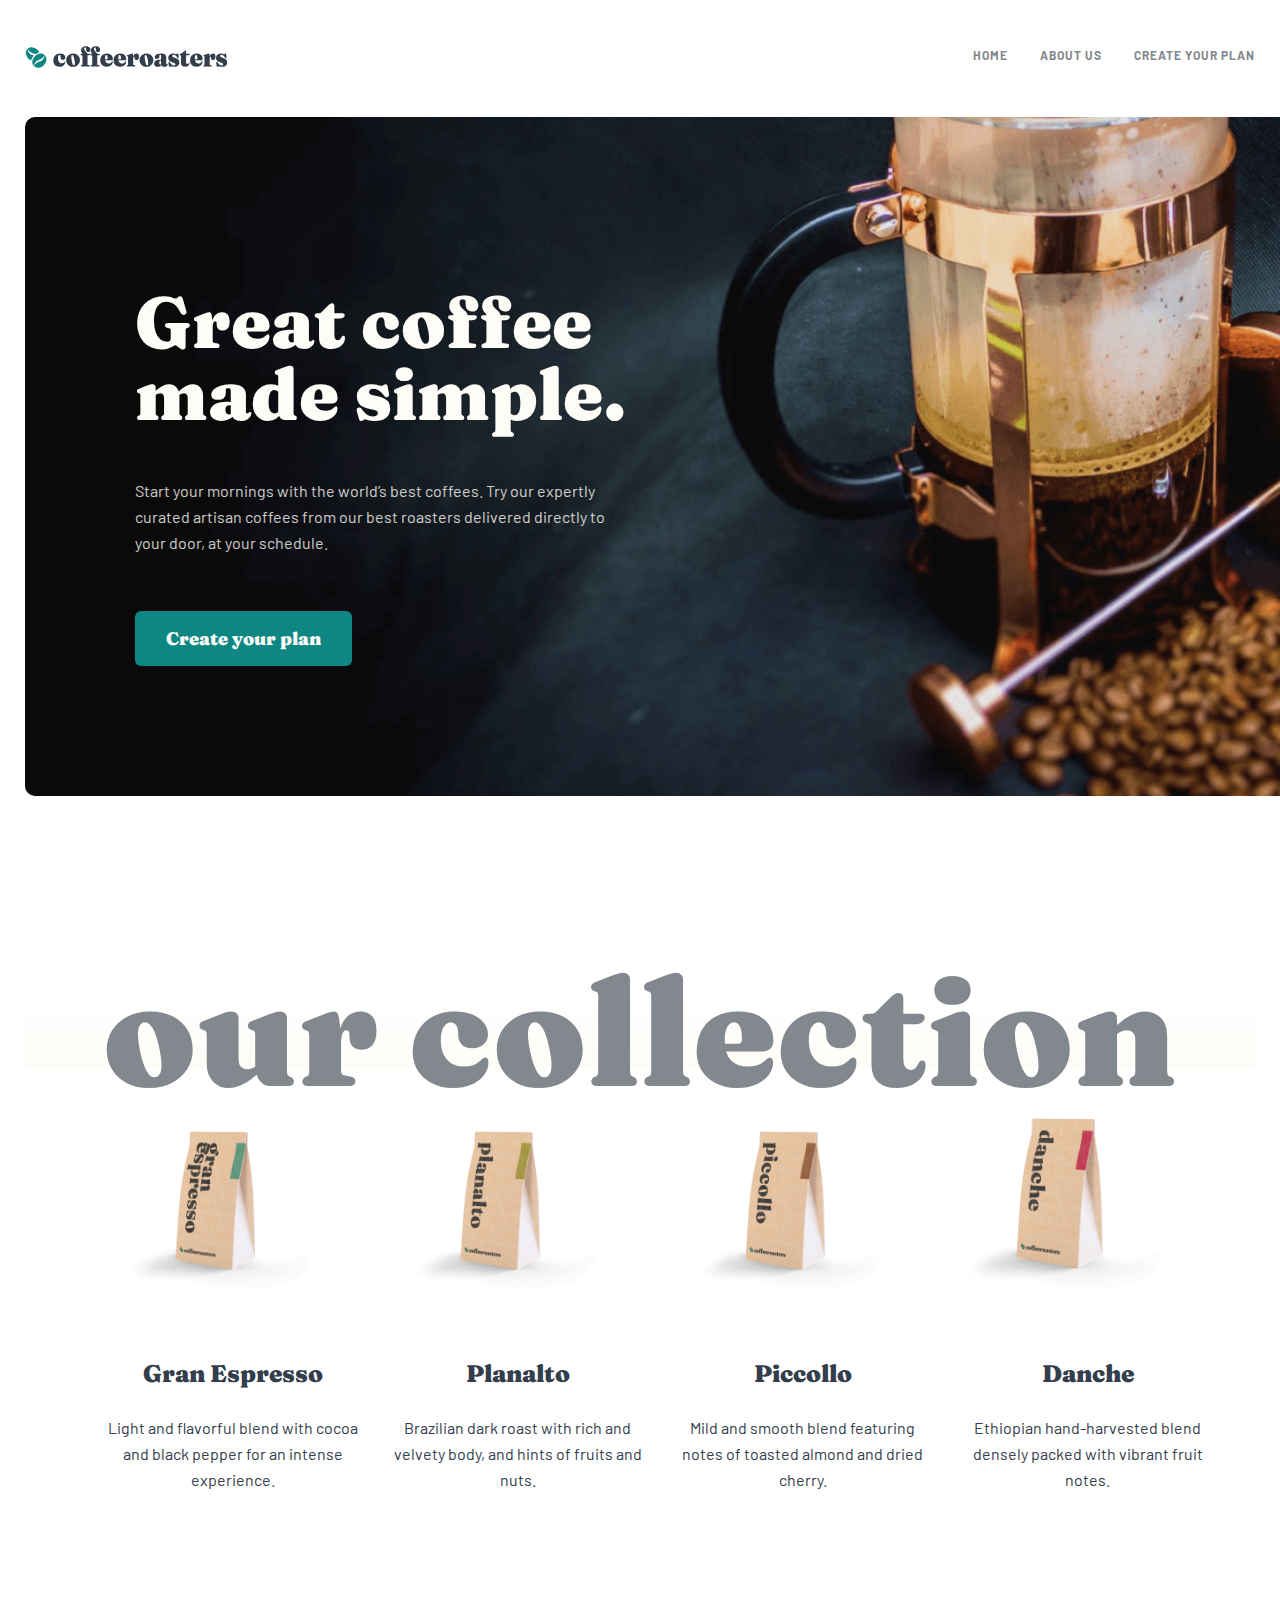
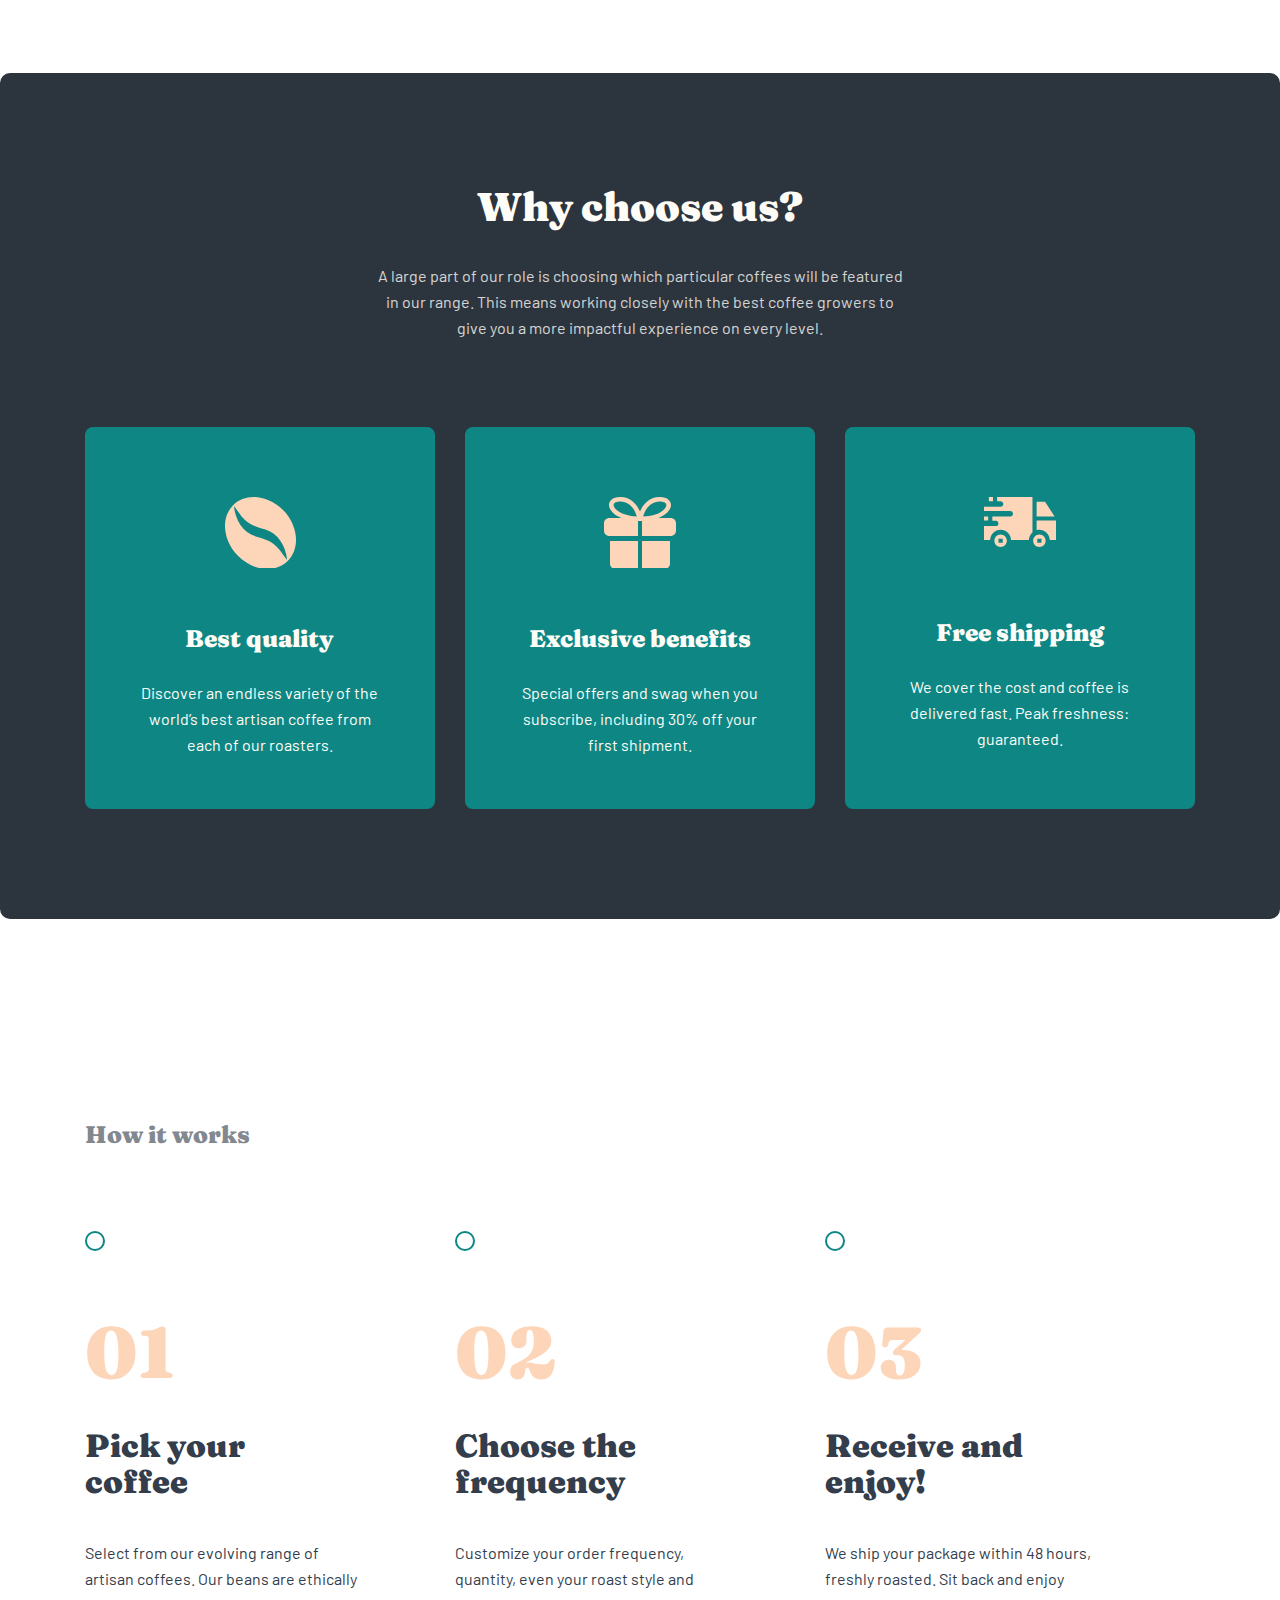
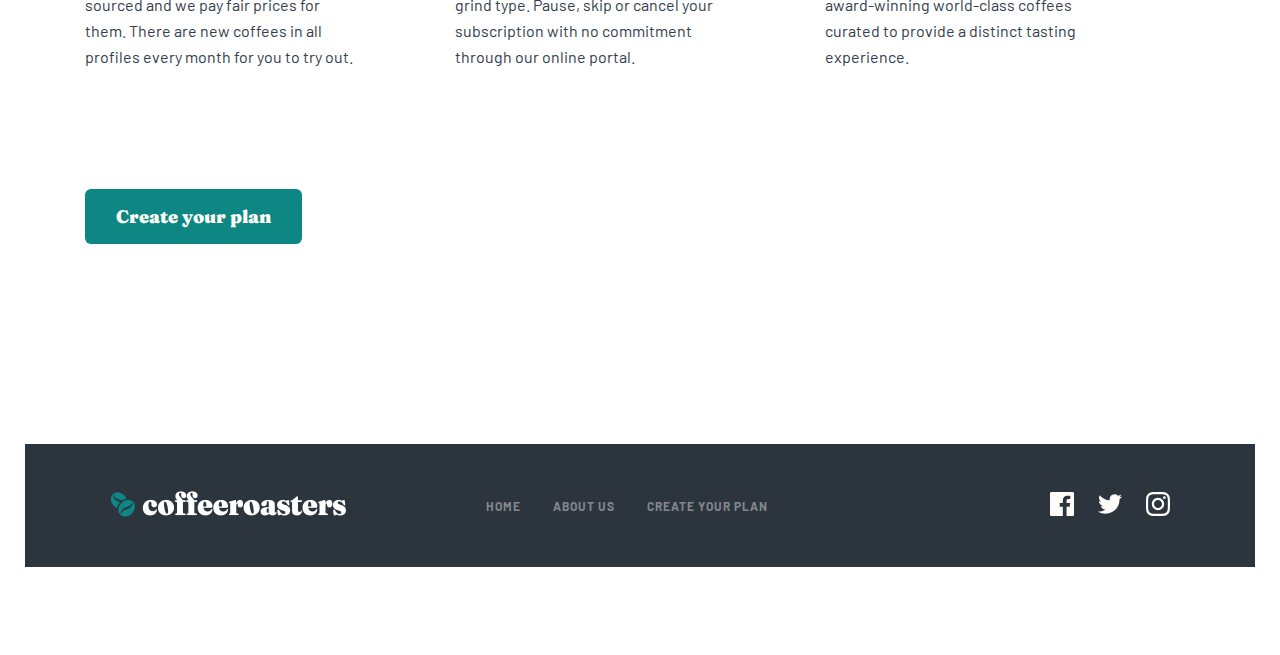
<file: index.html>
<!DOCTYPE html>
<html lang="en">
<head>
  <meta charset="UTF-8">
  <meta http-equiv="X-UA-Compatible" content="IE=edge">
  <meta name="viewport" content="width=device-width, initial-scale=1.0">
  <title>Coffee</title>
  <link rel="stylesheet" href="css/normalize.css">
  <link rel="stylesheet" href="css/style.css">

</head>
<body>
  <header class="site-header">
    <div class="site-header-container container">
      <div class="site-header-top">
        <a href="#" class="logo-link">
          <img src="img/logo.svg" alt="coffe roaster logo" width="203" height="24">
        </a>
        <nav class="site-header-nav">
          <ul class="site-header-nav-list">
            <li class="site-header-nav-item">
              <a href="#" class="site-header-nav-link">home</a>
            </li>
            <li class="site-header-nav-item">
              <a href="#" class="site-header-nav-link">about us</a>
            </li>
            <li class="site-header-nav-item">
              <a href="#" class="site-header-nav-link">Create your plan</a>
            </li>
          </ul>
        </nav>
      </div>


      <!-- hero -->
    <section class="hero">
      <div class="hero-container container">
        <div class="hero-info">
          <h1 class="hero-heading">Great coffee made simple.</h1>
          <p class="hero-text">Start your mornings with the world’s best coffees. Try our expertly curated artisan coffees from our best
          roasters delivered directly to your door, at your schedule.</p>
          <a class="hero-link" href="#">Create your plan</a>
        </div>
      </div>
    </section>
    </div>

  </header>

  <main>

    <!-- collection section -->
    <section class="collection">
      <div class="collection-container container">
        <h2 class="collection-heading">our collection</h2>
        <ul class="collection-list">
          <li class="colletion-item coffee-gran">
            <a class="collection-item-link" href="#">
              <h3 class="collection-item-heading coffee-gran">Gran Espresso</h3>
              <p class="collection-item-info">Light and flavorful blend with cocoa and black pepper for an intense
                experience.</p>
            </a>
          </li>

           <li class="colletion-item">
             <a class="collection-item-link" href="#">
               <h3 class="collection-item-heading coffee-planalto">Planalto</h3>
               <p class="collection-item-info">Brazilian dark roast with rich and velvety body, and hints of fruits and
                 nuts.</p>
             </a>
           </li>

            <li class="colletion-item">
              <a class="collection-item-link" href="#">
                <h3 class="collection-item-heading coffee-piccolo">Piccollo</h3>
                <p class="collection-item-info">Mild and smooth blend featuring notes of toasted almond and dried cherry.
                </p>
              </a>
            </li>

            <li class="colletion-item">
              <a class="collection-item-link" href="#">
              <h3 class="collection-item-heading coffee-danche">Danche</h3>
              <p class="collection-item-info">Ethiopian hand-harvested blend densely packed with vibrant fruit notes.
              </p>
              </a>
            </li>
        </ul>
      </div>
    </section>

    <!-- advantages -->
    <section class="advantages">
      <div class="advantages-container container">
        <div class="advantages-desc">
          <h2 class="advantages-heading">Why choose us?</h2>
          <p class="advantages-text">A large part of our role is choosing which particular coffees will be featured
            in our range. This means working closely with the best coffee growers to give
            you a more impactful experience on every level.
          </p>
        </div>
        <ul class="advantages-list">
          <li class="advantages-item">
            <h3 class="advantages-item-heading advantages-item-coffee-img">Best quality</h3>
            <p class="advantages item-info">Discover an endless variety of the world’s best artisan coffee from each of
              our roasters.</p>
          </li>
          <li class="advantages-item">
            <h3 class="advantages-item-heading advantages-item-prize">Exclusive benefits</h3>
            <p class="advantages item-info">Special offers and swag when you subscribe, including 30% off your first
              shipment.</p>
          </li>
          <li class="advantages-item">
            <h3 class="advantages-item-heading advantages-item-truck">Free shipping</h3>
            <p class="advantages item-info">We cover the cost and coffee is delivered fast. Peak freshness: guaranteed.
            </p>
          </li>
        </ul>
      </div>
    </section>

    <!-- how it works -->
    <section class="how-it-works">
      <div class="how-itworks-container container">
        <h2 class="how-it-works-heading">How it works</h2>
        <ol class="how-it-works-steps">
          <li class="how-it-works-item">
            <p class="how-it-works-item-number">01</p>
            <h3 class="how-it-works-item-heading">Pick your coffee</h3>
            <p class="how-it-works-item-info">Select from our evolving range of artisan coffees. Our beans are ethically
              sourced and we pay fair prices for them. There are new coffees in all profiles every month for you to try
              out.</p>
          </li>
          <li class="how-it-works-item">
            <p class="how-it-works-item-number">02</p>
            <h3 class="how-it-works-item-heading">Choose the frequency</h3>
            <p class="how-it-works-item-info">Customize your order frequency, quantity, even your roast style and grind
              type. Pause, skip or cancel your subscription with no commitment through our online portal.</p>
          </li>
          <li class="how-it-works-item">
            <p class="how-it-works-item-number">03</p>
            <h3 class="how-it-works-item-heading">Receive and enjoy!</h3>
            <p class="how-it-works-item-info">We ship your package within 48 hours, freshly roasted. Sit back and enjoy
              award-winning world-class coffees curated to provide a distinct tasting experience.</p>
          </li>
        </ol>

        <a class="hero-link" href="#">Create your plan</a>

      </div>
    </section>
  </main>

  <footer class="site-footer">
    <div class="site-footer-container container">
      <div class="site-footer-inner">

        <a href="index.html" class="logo-link">
          <img src="img/logo-white.png" alt="logo of coffee roaster" width="236" height="26">
        </a>
        <ul class="footer-nav-list">
          <li class="footer-nav-item"><a href="#" class="footer-nav-link">HOME</a></li>
          <li class="footer-nav-item"><a href="#" class="footer-nav-link">ABOUT US</a></li>
          <li class="footer-nav-item"><a href="#" class="footer-nav-link">Create your plan</a></li>
        </ul>
        <ul class="footer-social-network">
          <li class="footer-social-network-item">
            <a class="footer-social-network-link" href="#">
              <img src="img/icon-facebook.svg" alt="social network link to facebook" width="24" height="24"></a>
          </li>
          <li class="footer-social-network-item">
            <a class="footer-social-network-link" href="#">
              <img src="img/icon-twitter.svg" alt="social network link to twitter" width="24" height="24"></a>
          </li>
          <li class="footer-social-network-item">
            <a class="footer-social-network-link" href="#">
              <img src="img/icon-instagram.svg" alt="social network link to instagram" width="24" height="24"></a>
          </li>
        </ul>

    </div>
  </div>
  </footer>
</body>
</html>
</file>
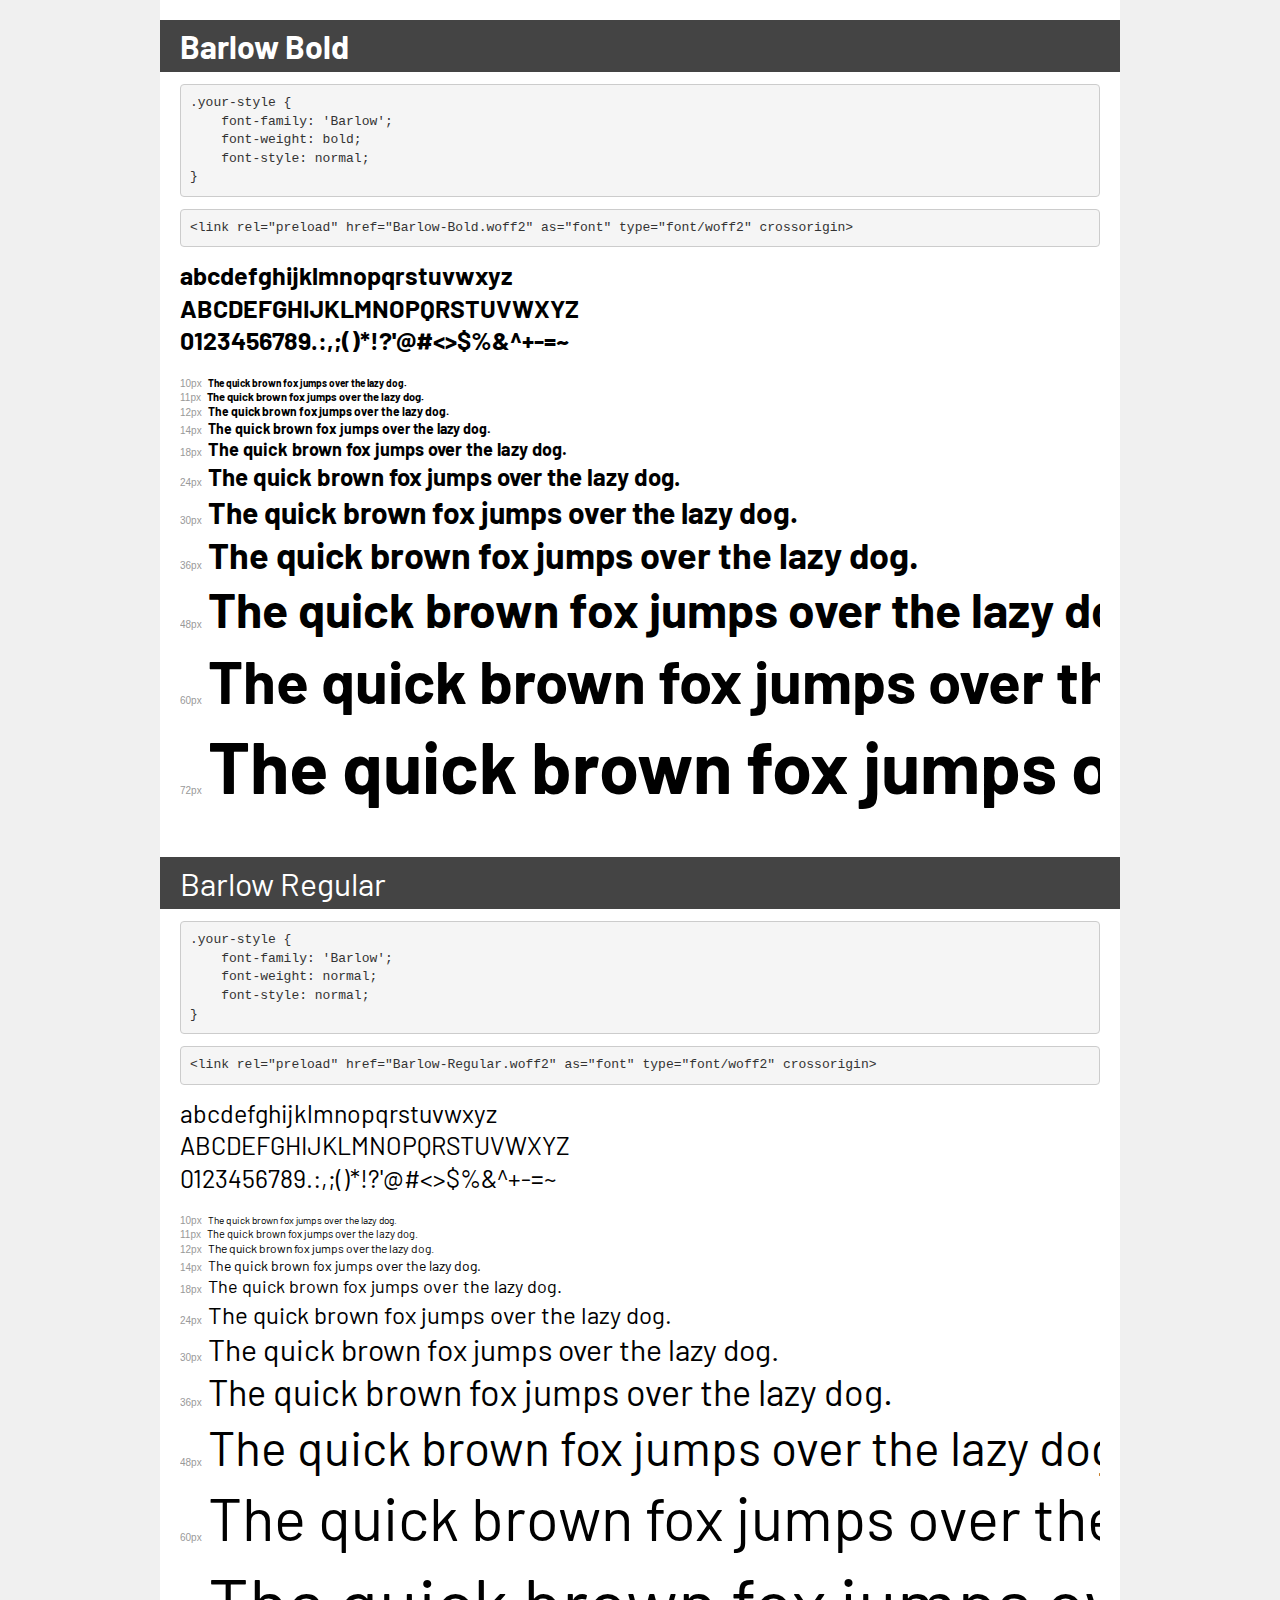
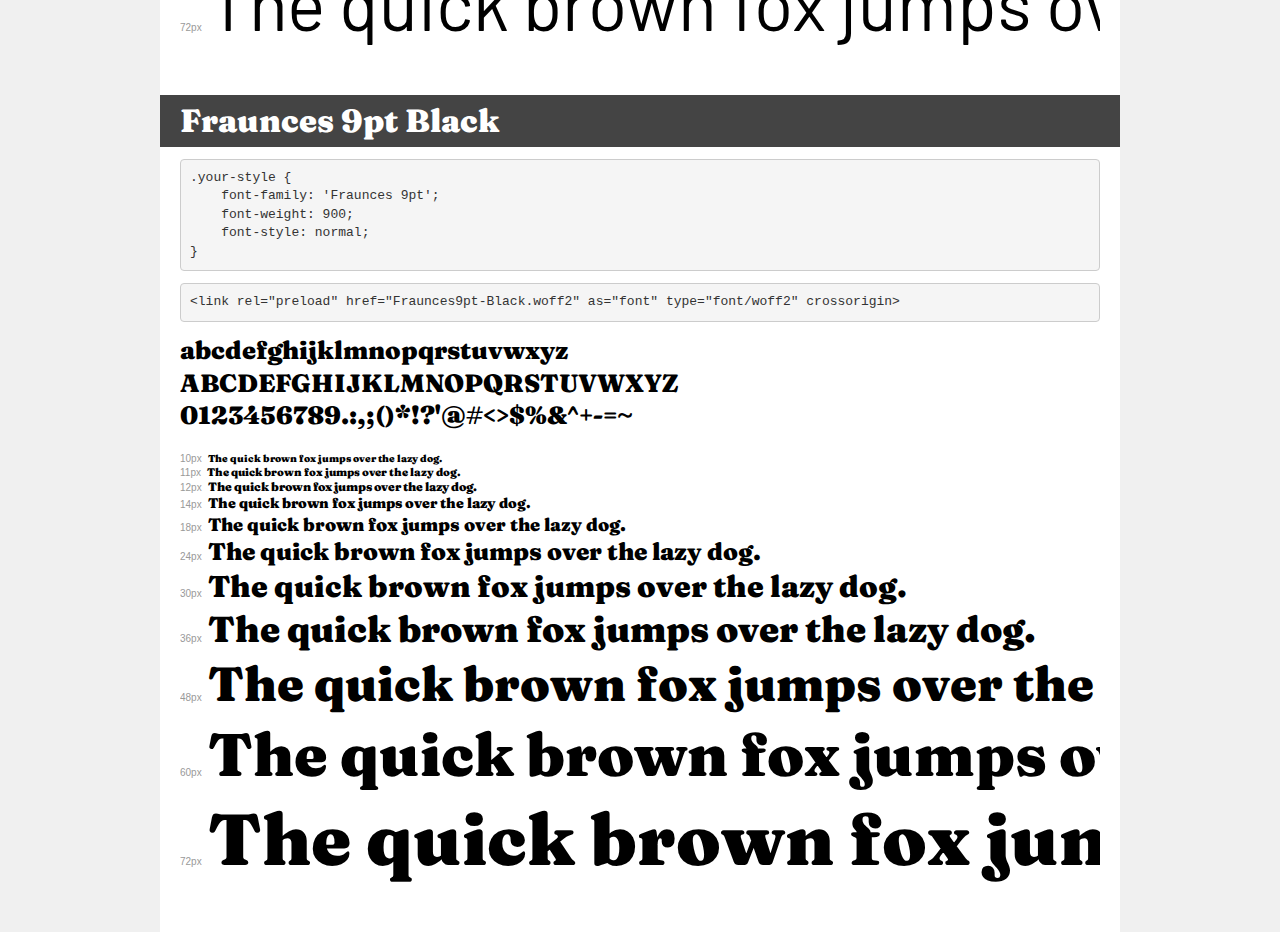
<file: font/demo.html>
<!DOCTYPE html>
<html lang="en">
<head>
    <meta charset="utf-8">
    <meta http-equiv="X-UA-Compatible" content="IE=edge">
    <meta name="viewport" content="width=device-width, initial-scale=1">
    <meta name="robots" content="noindex, noarchive">
    <meta name="format-detection" content="telephone=no">
    <title>Transfonter demo</title>
    <link href="stylesheet.css" rel="stylesheet">
    <style>
        /*
        http://meyerweb.com/eric/tools/css/reset/
        v2.0 | 20110126
        License: none (public domain)
        */
        html, body, div, span, applet, object, iframe,
        h1, h2, h3, h4, h5, h6, p, blockquote, pre,
        a, abbr, acronym, address, big, cite, code,
        del, dfn, em, img, ins, kbd, q, s, samp,
        small, strike, strong, sub, sup, tt, var,
        b, u, i, center,
        dl, dt, dd, ol, ul, li,
        fieldset, form, label, legend,
        table, caption, tbody, tfoot, thead, tr, th, td,
        article, aside, canvas, details, embed,
        figure, figcaption, footer, header, hgroup,
        menu, nav, output, ruby, section, summary,
        time, mark, audio, video {
            margin: 0;
            padding: 0;
            border: 0;
            font-size: 100%;
            font: inherit;
            vertical-align: baseline;
        }
        /* HTML5 display-role reset for older browsers */
        article, aside, details, figcaption, figure,
        footer, header, hgroup, menu, nav, section {
            display: block;
        }
        body {
            line-height: 1;
        }
        ol, ul {
            list-style: none;
        }
        blockquote, q {
            quotes: none;
        }
        blockquote:before, blockquote:after,
        q:before, q:after {
            content: '';
            content: none;
        }
        table {
            border-collapse: collapse;
            border-spacing: 0;
        }
        /* demo styles */
        body {
            background: #f0f0f0;
            color: #000;
        }
        .page {
            background: #fff;
            width: 920px;
            margin: 0 auto;
            padding: 20px 20px 0 20px;
            overflow: hidden;
        }
        .font-container {
            overflow-x: auto;
            overflow-y: hidden;
            margin-bottom: 40px;
            line-height: 1.3;
            white-space: nowrap;
            padding-bottom: 5px;
        }
        h1 {
            position: relative;
            background: #444;
            font-size: 32px;
            color: #fff;
            padding: 10px 20px;
            margin: 0 -20px 12px -20px;
        }
        .letters {
            font-size: 25px;
            margin-bottom: 20px;
        }
        .s10:before {
            content: '10px';
        }
        .s11:before {
            content: '11px';
        }
        .s12:before {
            content: '12px';
        }
        .s14:before {
            content: '14px';
        }
        .s18:before {
            content: '18px';
        }
        .s24:before {
            content: '24px';
        }
        .s30:before {
            content: '30px';
        }
        .s36:before {
            content: '36px';
        }
        .s48:before {
            content: '48px';
        }
        .s60:before {
            content: '60px';
        }
        .s72:before {
            content: '72px';
        }
        .s10:before, .s11:before, .s12:before, .s14:before,
        .s18:before, .s24:before, .s30:before, .s36:before,
        .s48:before, .s60:before, .s72:before {
            font-family: Arial, sans-serif;
            font-size: 10px;
            font-weight: normal;
            font-style: normal;
            color: #999;
            padding-right: 6px;
        }
        pre {
            display: block;
            padding: 9px;
            margin: 0 0 12px;
            font-family: Monaco, Menlo, Consolas, "Courier New", monospace;
            font-size: 13px;
            line-height: 1.428571429;
            color: #333;
            font-weight: normal;
            font-style: normal;
            background-color: #f5f5f5;
            border: 1px solid #ccc;
            overflow-x: auto;
            border-radius: 4px;
        }
        /* responsive */
        @media (max-width: 959px) {
            .page {
                width: auto;
                margin: 0;
            }
        }
    </style>
</head>
<body>
<div class="page">
    <div class="demo">
        <h1 style="font-family: 'Barlow'; font-weight: bold; font-style: normal;">Barlow Bold</h1>
        <pre title="Usage">.your-style {
    font-family: 'Barlow';
    font-weight: bold;
    font-style: normal;
}</pre>
        <pre title="Preload (optional)">
&lt;link rel=&quot;preload&quot; href=&quot;Barlow-Bold.woff2&quot; as=&quot;font&quot; type=&quot;font/woff2&quot; crossorigin&gt;</pre>
        <div class="font-container" style="font-family: 'Barlow'; font-weight: bold; font-style: normal;">
            <p class="letters">
                abcdefghijklmnopqrstuvwxyz<br>
ABCDEFGHIJKLMNOPQRSTUVWXYZ<br>
                0123456789.:,;()*!?'@#&lt;&gt;$%&^+-=~
            </p>
            <p class="s10" style="font-size: 10px;">The quick brown fox jumps over the lazy dog.</p>
            <p class="s11" style="font-size: 11px;">The quick brown fox jumps over the lazy dog.</p>
            <p class="s12" style="font-size: 12px;">The quick brown fox jumps over the lazy dog.</p>
            <p class="s14" style="font-size: 14px;">The quick brown fox jumps over the lazy dog.</p>
            <p class="s18" style="font-size: 18px;">The quick brown fox jumps over the lazy dog.</p>
            <p class="s24" style="font-size: 24px;">The quick brown fox jumps over the lazy dog.</p>
            <p class="s30" style="font-size: 30px;">The quick brown fox jumps over the lazy dog.</p>
            <p class="s36" style="font-size: 36px;">The quick brown fox jumps over the lazy dog.</p>
            <p class="s48" style="font-size: 48px;">The quick brown fox jumps over the lazy dog.</p>
            <p class="s60" style="font-size: 60px;">The quick brown fox jumps over the lazy dog.</p>
            <p class="s72" style="font-size: 72px;">The quick brown fox jumps over the lazy dog.</p>
        </div>
    </div>

    <div class="demo">
        <h1 style="font-family: 'Barlow'; font-weight: normal; font-style: normal;">Barlow Regular</h1>
        <pre title="Usage">.your-style {
    font-family: 'Barlow';
    font-weight: normal;
    font-style: normal;
}</pre>
        <pre title="Preload (optional)">
&lt;link rel=&quot;preload&quot; href=&quot;Barlow-Regular.woff2&quot; as=&quot;font&quot; type=&quot;font/woff2&quot; crossorigin&gt;</pre>
        <div class="font-container" style="font-family: 'Barlow'; font-weight: normal; font-style: normal;">
            <p class="letters">
                abcdefghijklmnopqrstuvwxyz<br>
ABCDEFGHIJKLMNOPQRSTUVWXYZ<br>
                0123456789.:,;()*!?'@#&lt;&gt;$%&^+-=~
            </p>
            <p class="s10" style="font-size: 10px;">The quick brown fox jumps over the lazy dog.</p>
            <p class="s11" style="font-size: 11px;">The quick brown fox jumps over the lazy dog.</p>
            <p class="s12" style="font-size: 12px;">The quick brown fox jumps over the lazy dog.</p>
            <p class="s14" style="font-size: 14px;">The quick brown fox jumps over the lazy dog.</p>
            <p class="s18" style="font-size: 18px;">The quick brown fox jumps over the lazy dog.</p>
            <p class="s24" style="font-size: 24px;">The quick brown fox jumps over the lazy dog.</p>
            <p class="s30" style="font-size: 30px;">The quick brown fox jumps over the lazy dog.</p>
            <p class="s36" style="font-size: 36px;">The quick brown fox jumps over the lazy dog.</p>
            <p class="s48" style="font-size: 48px;">The quick brown fox jumps over the lazy dog.</p>
            <p class="s60" style="font-size: 60px;">The quick brown fox jumps over the lazy dog.</p>
            <p class="s72" style="font-size: 72px;">The quick brown fox jumps over the lazy dog.</p>
        </div>
    </div>

    <div class="demo">
        <h1 style="font-family: 'Fraunces 9pt'; font-weight: 900; font-style: normal;">Fraunces 9pt Black</h1>
        <pre title="Usage">.your-style {
    font-family: 'Fraunces 9pt';
    font-weight: 900;
    font-style: normal;
}</pre>
        <pre title="Preload (optional)">
&lt;link rel=&quot;preload&quot; href=&quot;Fraunces9pt-Black.woff2&quot; as=&quot;font&quot; type=&quot;font/woff2&quot; crossorigin&gt;</pre>
        <div class="font-container" style="font-family: 'Fraunces 9pt'; font-weight: 900; font-style: normal;">
            <p class="letters">
                abcdefghijklmnopqrstuvwxyz<br>
ABCDEFGHIJKLMNOPQRSTUVWXYZ<br>
                0123456789.:,;()*!?'@#&lt;&gt;$%&^+-=~
            </p>
            <p class="s10" style="font-size: 10px;">The quick brown fox jumps over the lazy dog.</p>
            <p class="s11" style="font-size: 11px;">The quick brown fox jumps over the lazy dog.</p>
            <p class="s12" style="font-size: 12px;">The quick brown fox jumps over the lazy dog.</p>
            <p class="s14" style="font-size: 14px;">The quick brown fox jumps over the lazy dog.</p>
            <p class="s18" style="font-size: 18px;">The quick brown fox jumps over the lazy dog.</p>
            <p class="s24" style="font-size: 24px;">The quick brown fox jumps over the lazy dog.</p>
            <p class="s30" style="font-size: 30px;">The quick brown fox jumps over the lazy dog.</p>
            <p class="s36" style="font-size: 36px;">The quick brown fox jumps over the lazy dog.</p>
            <p class="s48" style="font-size: 48px;">The quick brown fox jumps over the lazy dog.</p>
            <p class="s60" style="font-size: 60px;">The quick brown fox jumps over the lazy dog.</p>
            <p class="s72" style="font-size: 72px;">The quick brown fox jumps over the lazy dog.</p>
        </div>
    </div>

</div>
</body>
</html>
</file>
<file: css/style.css>
@font-face {
  font-family: "Barlow";
  src: url("../font/Barlow-Bold.woff2") format("woff2"),
    url("../font/Barlow-Bold.woff") format("woff");
  font-weight: bold;
  font-style: normal;
  font-display: swap;
}

@font-face {
  font-family: "Barlow";
  src: url("../font/Barlow-Regular.woff2") format("woff2"),
    url("../font/Barlow-Regular.woff") format("woff");
  font-weight: normal;
  font-style: normal;
  font-display: swap;
}

@font-face {
  font-family: "Fraunces";
  src: url("../font/Fraunces9pt-Black.woff2") format("woff2"),
    url("../font/Fraunces9pt-Black.woff") format("woff");
  font-weight: 900;
  font-style: normal;
  font-display: swap;
}

html {
  box-sizing: border-box;
}

*,
*::before,
*::after {
  box-sizing: inherit;
  margin: 0;
}

body{
  font-family: 'Barlow','Arial',sans-serif;
  margin: 0;
  padding: 0;
}

.container {
  max-width: 1330px;
  padding-left: 25px;
  padding-right: 25px;
  margin-left: auto;
  margin-right: auto;
}


.site-header {

}

.site-header-container {
  /* display: flex; */
  align-items: center;
}
.site-header-top{
  display: flex;
  padding-top: 45px;
  padding-bottom: 45px;
}
.site-header-nav {
  margin-left: auto;

}

.site-header-nav-list {
  display: flex;
  list-style: none;
  align-items: center;

}

.site-header-nav-item {
  margin-right: 32px;
}
.site-header-nav-item:last-child{
  margin-right: 0px;
}

.site-header-nav-link {
  text-decoration: none;
  font-family: Barlow;
  font-weight: bold;
  font-size: 12px;
  line-height: 15px;
  letter-spacing: 1px;
  text-transform: uppercase;
  color: #83888F;

}


/* hero sevtion */

.hero-container{
  background-image: url("../img/hero-bg.png");
  background-size: cover;
  width: 1280px;
  color: white;
  border-radius: 10px;
  padding-top: 120px;
  padding-bottom: 130px;
}

.hero-info{
  width: 493px;
  margin-left: 85px;
}

.hero-heading {
  /* margin-top: 120px; */
  font-family: 'Fraunces','Times New Roman',serif;
  font-style: normal;
  font-weight: 900;
  font-size: 72px;
  line-height: 72px;
  color: #FEFCF7;
}

.hero-text{
  font-family: Barlow;
  font-weight: normal;
  font-size: 16px;
  line-height: 26px;
  color: #FEFCF7;
  opacity: 0.8;
  margin-top: 32px;
}
.hero-link{
  font-family: 'Fraunces','Times New Roman',  serif;
  text-decoration: none;
  font-style: normal;
  font-weight: 900;
  font-size: 18px;
  line-height: 25px;
  text-align: center;
  color: #FEFCF7;
  background: #0E8784;
  border-radius: 6px;
  display: inline-block;
  padding: 15px 31px ;
  margin-top: 55px;
}



/* collection section */


.collection-heading{
  background: linear-gradient(180deg, rgba(254, 252, 247, 0.0001) 0%, #FEFCF7 100%);
}

.collection {}

.container {}
.collection-container {
  padding-top: 200px;
  padding-bottom: 180px;
}


.collection-heading {
  background: linear-gradient(180deg, rgba(254, 252, 247, 0.0001) 0%, #FEFCF7 100%);
  font-family: 'Fraunces',
  'Times New Roman',serif;
  font-style: normal;
  font-weight: 900;
  font-size: 150px;
  line-height: 72px;
  /* identical to box height, or 48% */

  text-align: center;

  color: #83888F;
}

.collection-list {
  list-style: none;
  display: flex;
  justify-content: center;
  margin-top: 50px;
  margin-left: 0;

}

.collection-item-link{
  text-decoration: none;
}

.collection-item-link:hover{
}

.colletion-item {
  width: 255px;
  margin-right: 30px;
  transition: opacity 0.3s ease;
}

.colletion-item:hover{
  opacity: 0.6;

}

.colletion-item:last-child{
  margin-right: 0;
}

.collection-item-heading {
  font-family: 'Fraunces',
  'Times New Roman',serif;
  font-style: normal;
  font-weight: 900;
  font-size: 24px;
  line-height: 32px;
  text-align: center;
  color: #333D4B;
  margin-bottom: 25px;
}
.collection-item-heading::before{
  content: '';
  display: block;
  width: 255px;
  height: 170px;
  background-size: contain;
  background-repeat: no-repeat;
  margin-bottom: 70px;

}

.coffee-gran::before {
  background-image: url('../img/coffee-oran.png');

}
.coffee-planalto::before{
  background-image: url("../img/coffee-planalto.png");
}

.coffee-planalto::before {
  background-image: url("../img/coffee-planalto.png");
}

.coffee-piccolo::before{
  background-image: url("../img/coffee-piccolo.png");
}

.coffee-danche::before{
  background-image: url("../img/coffee-danche.png");
}
/* .collection-item:nth-child(2) .collection-item-heading:nth-child(2) {
  background-image: url("../img/coffee-planalto.png");
} */
.collection-item-info {
  font-family: 'Barlow','Arial',sans-serif;
  font-style: normal;
  font-weight: normal;
  font-size: 16px;
  line-height: 26px;
  text-align: center;
  color: #333D4B;

}


/* advantages section */

.advantages {}

.advantages-container {
  background-color: #2C343E;
  color: #fff;
  border-radius: 10px;
  padding: 110px 85px;
}

.container {}

.advantages-desc {
  margin-right: auto;
  margin-left: auto;
  width: 540px;
  margin-bottom: 86px;
}

.advantages-heading {
  font-family: 'Fraunces','Arial',sans-serif ;
  font-style: normal;
  font-weight: 900;
  font-size: 40px;
  line-height: 48px;
    text-align: center;
  color: #FEFCF7;
  margin-bottom: 32px;

}

.advantages-text {
  font-family: Barlow;
  font-style: normal;
  font-weight: normal;
  font-size: 16px;
  line-height: 26px;
  text-align: center;
  color: #FEFCF7;
  mix-blend-mode: normal;
  opacity: 0.8;
}

.advantages-list {
  list-style: none;
  display: flex;
  margin-left: 0;
  padding-left: 0;
  justify-content: center;
}

.advantages-item {
  width: 350px;
  height: 382px;
  background: #0E8784;
  border-radius: 8px;
  margin-right: 30px;
  display: flex;
  flex-direction: column;
  align-items: center;
  padding:70px 48px 50px 47px;
  transition: opacity 0.3s ease;
}

.advantages-item:hover{
  opacity: 0.8;
}



.advantages-item:last-child{
  margin-right: 0;
}

.advantages-item-heading {
  font-family: 'Fraunces','Arial',  sans-serif;
  font-style: normal;
  font-weight: 900;
  font-size: 24px;
  line-height: 32px;
  text-align: center;
  color: #FEFCF7;
  justify-content: center;
  display: block;
  margin-bottom: 25px;

}

.item-info {
  font-family: Barlow;
  font-style: normal;
  font-weight: normal;
  font-size: 16px;
  line-height: 26px;
  text-align: center;
  color: #FEFCF7;
}

.advantages-item-heading::before{
  content: '';
  display: flex;
  justify-content: center;
  margin-right: auto;
  margin-left: auto;
}

.advantages-item-coffee-img::before{
  background-image: url("../img/icon/coffee-bean.svg");
  width: 72px;
  height: 71px;
  margin-bottom: 55px;
}

.advantages-item-prize::before {
  background-image: url("../img/icon/prize.svg");
  width: 72px;
  height: 71px;
  margin-bottom: 55px;
}

.advantages-item-truck::before {
  background-image: url("../img/icon/truck.svg");
  width: 72px;
  height: 50px;
  margin-bottom: 70px;
}


/* how it works section */

.how-it-works {}

.how-itworks-container {
  padding: 200px 85px;

}


.how-it-works-heading {
  font-family: 'Fraunces','Arial',sans-serif;
  font-weight: 900;
  font-size: 24px;
  line-height: 32px;
   color: #83888F;
  margin-bottom: 80px;

}

.how-it-works-steps {
  display: flex;
  padding: 0;
  list-style: none;
}

.how-it-works-item {
  width: 285px;
  margin-right: 95px;

}

.how-it-works-item-number {
  font-family: 'Fraunces','Arial',sans-serif;
   font-style: normal;
   font-weight: 900;
   font-size: 72px;
   line-height: 72px;
   color : #FDD6BA;
   margin-bottom: 40px;
}

.how-it-works-item-number::before{
  content: '';
  width: 20px;
  height: 20px;
  border-radius: 50%;
  border: 2px solid #0E8784;
  display: block;
  margin-bottom: 65px;
}

.how-it-works-item-heading {
  font-family: 'Fraunces','Arial',  sans-serif;
  font-weight: 900;
  font-size: 32px;
  line-height: 36px;
  color: #333D4B;
  width: 245px;
  margin-bottom: 40px;
  /* display: block; */
}

.how-it-works-item-info {
  font-size: 16px;
  line-height: 26px;
  color: #333D4B;
  margin-bottom: 64px;

}

.hero-link {}



/* footer section */
.site-footer-container{
  padding-bottom: 88px;
}
.site-footer-inner {
  background: #2C343E;
  display: flex;
  align-items: center;
  padding: 47px 85px;

}

.logo-link {}

.footer-nav-list {
  list-style: none;
  display: flex;
  align-items: center;
  margin-left: 100px;
}

.footer-nav-item {
  margin-right: 32px;
}
.footer-nav-item:last-child{
  margin-right: 0;
}

.footer-nav-link {
  text-decoration: none;
  font-weight: bold;
  font-size: 12px;
  line-height: 15px;
  letter-spacing: 1px;
  text-transform: uppercase;
  color: #83888F;

}

.footer-social-network {
  list-style: none;
  display: flex;
  align-items: center;
  margin-left: auto;
}

.footer-social-network-item {
  margin-right: 24px;
}

.footer-social-network-item:last-child{
  margin-right: 0;
}

.footer-social-network-link {}
</file>
<file: font/stylesheet.css>
@font-face {
    font-family: 'Barlow';
    src: url('Barlow-Bold.woff2') format('woff2'),
        url('Barlow-Bold.woff') format('woff');
    font-weight: bold;
    font-style: normal;
    font-display: swap;
}

@font-face {
    font-family: 'Barlow';
    src: url('Barlow-Regular.woff2') format('woff2'),
        url('Barlow-Regular.woff') format('woff');
    font-weight: normal;
    font-style: normal;
    font-display: swap;
}

@font-face {
    font-family: 'Fraunces 9pt';
    src: url('Fraunces9pt-Black.woff2') format('woff2'),
        url('Fraunces9pt-Black.woff') format('woff');
    font-weight: 900;
    font-style: normal;
    font-display: swap;
}
</file>
